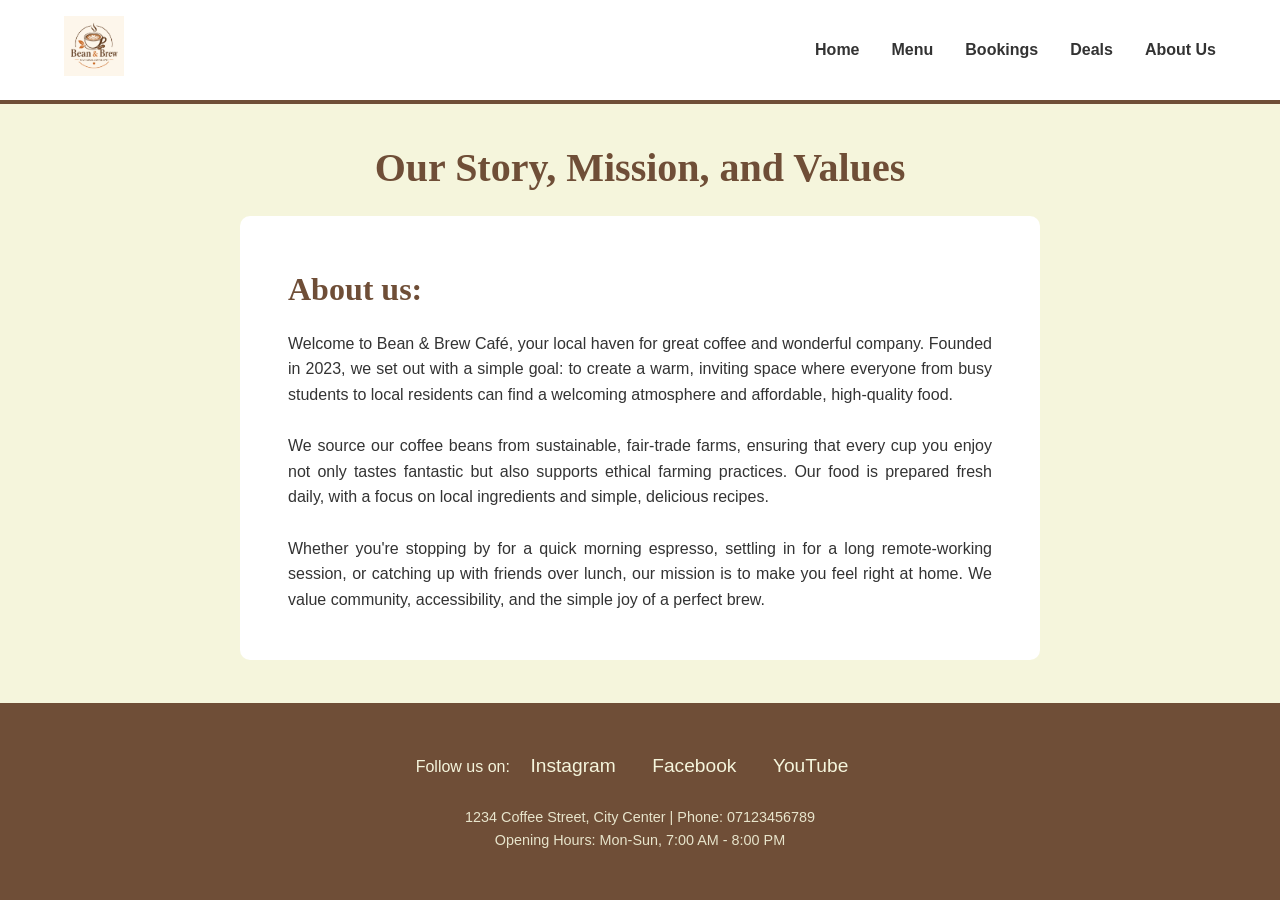
<file: about.html>
<!DOCTYPE html>
<html lang="en">
<head>
    <meta charset="UTF-8">
    <meta name="viewport" content="width=device-width, initial-scale=1.0">
    <meta name="description" content="Learn about the story, mission, and values of Bean & Brew Café.">
    <title>About Us - Bean & Brew Café</title>
    <link rel="stylesheet" href="style.css">
</head>
<body>

    <header>
        <div class="logo">
            <img src="images/logo.png" alt="Bean and Brew logo">
        </div>
        <nav>
            <ul>
                <li><a href="index.html">Home</a></li>
                <li><a href="menu.html">Menu</a></li>
                <li><a href="bookings.html">Bookings</a></li>
                <li><a href="deals.html">Deals</a></li>
                <li><a href="about.html">About Us</a></li>
            </ul>
        </nav>
    </header>

    <main>
        <h1 class="page-title">Our Story, Mission, and Values</h1>

        <section class="about-content">
            <h2>About us:</h2>
            <p>Welcome to Bean & Brew Café, your local haven for great coffee and wonderful company. Founded in 2023, we set out with a simple goal: to create a warm, inviting space where everyone from busy students to local residents can find a welcoming atmosphere and affordable, high-quality food.</p>
            <br>
            <p>We source our coffee beans from sustainable, fair-trade farms, ensuring that every cup you enjoy not only tastes fantastic but also supports ethical farming practices. Our food is prepared fresh daily, with a focus on local ingredients and simple, delicious recipes.</p>
            <br>
            <p>Whether you're stopping by for a quick morning espresso, settling in for a long remote-working session, or catching up with friends over lunch, our mission is to make you feel right at home. We value community, accessibility, and the simple joy of a perfect brew.</p>
        </section>
    </main>

    <footer>
        <div class="social-links">
            <span>Follow us on:</span>
            <a href="https://instagram.com" target="_blank" rel="noopener">Instagram</a>
            <a href="https://facebook.com" target="_blank" rel="noopener">Facebook</a>
            <a href="https://youtube.com" target="_blank" rel="noopener">YouTube</a>
        </div>
        <div class="contact-info">
            <p>1234 Coffee Street, City Center | Phone: 07123456789</p>
            <p>Opening Hours: Mon-Sun, 7:00 AM - 8:00 PM</p>
        </div>
    </footer>

</body>
</html>
</file>
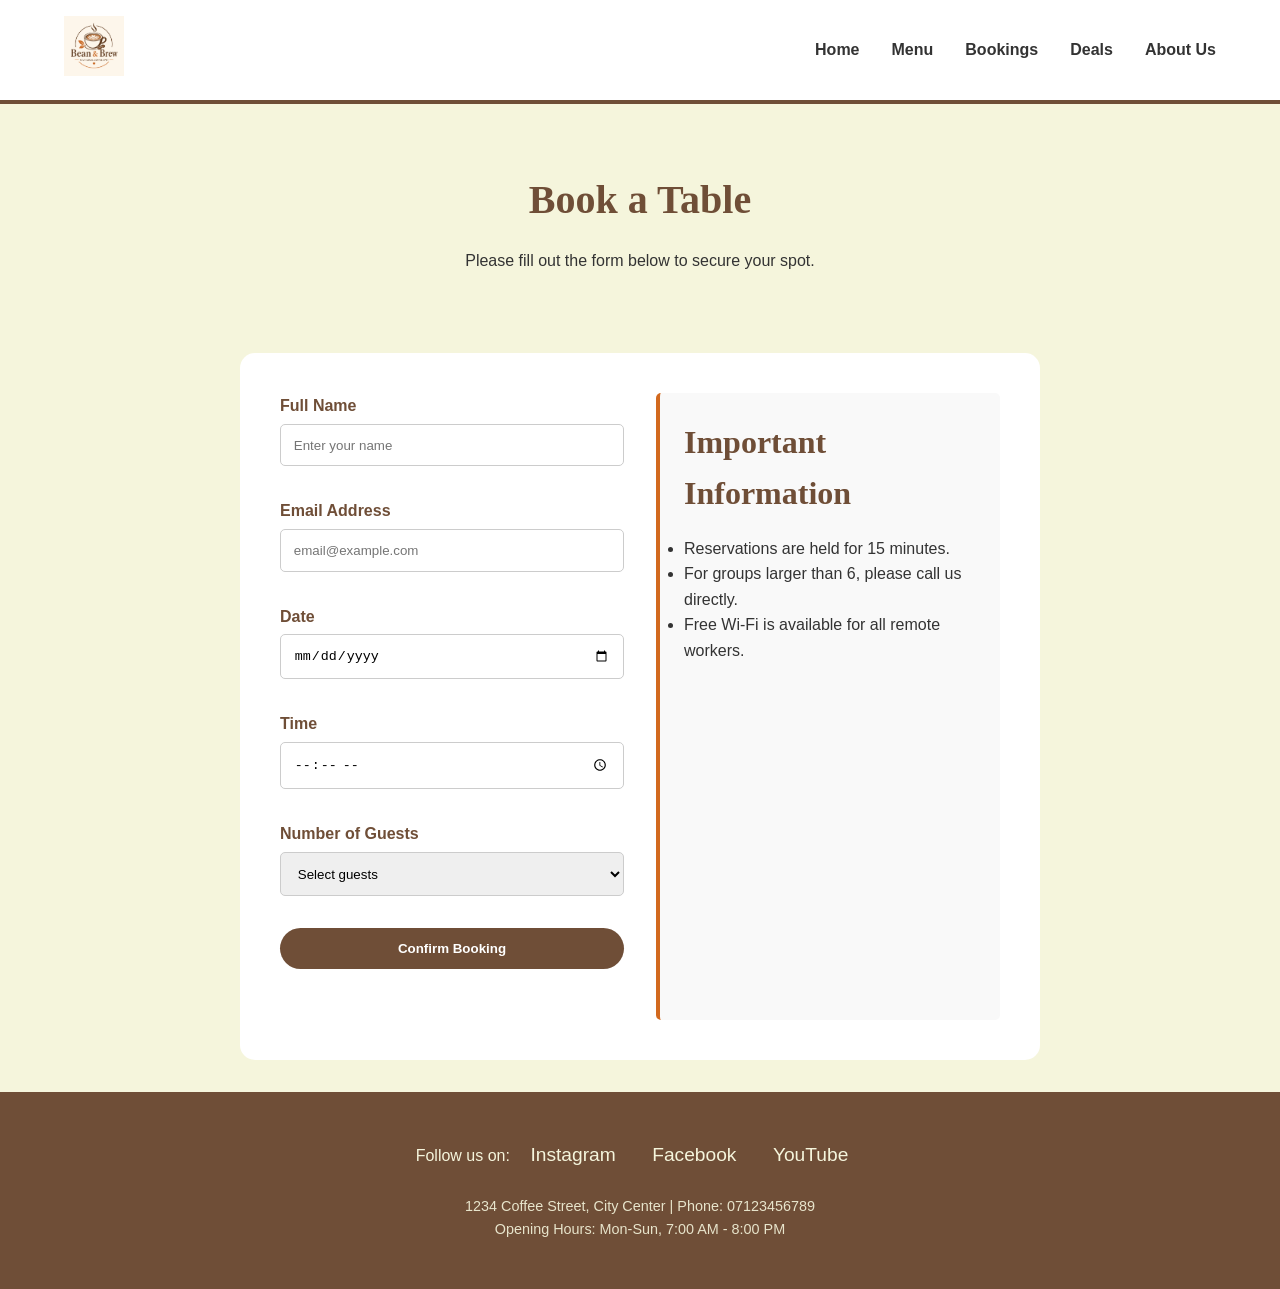
<file: bookings.html>
<!DOCTYPE html>
<html lang="en">
<head>
    <meta charset="UTF-8">
    <meta name="viewport" content="width=device-width, initial-scale=1.0">
    <meta name="description" content="Reserve a table at Bean & Brew Café for dining or remote work.">
    <title>Bookings - Bean & Brew Café</title>
    <link rel="stylesheet" href="style.css">
    <script src="script.js"></script>
</head>
<body>

    <header>
        <div class="logo">
            <img src="images/logo.png" alt="Bean and Brew Logo">
        </div>
        <nav>
            <ul>
                <li><a href="index.html">Home</a></li>
                <li><a href="menu.html">Menu</a></li>
                <li><a href="bookings.html">Bookings</a></li>
                <li><a href="deals.html">Deals</a></li>
                <li><a href="about.html">About Us</a></li>
            </ul>
        </nav>
    </header>

    <main>
        <section class="hero-section">
            <h1>Book a Table</h1>
            <p>Please fill out the form below to secure your spot.</p>
        </section>

        <div class="booking-container">
            <form id="cafeBookingForm">
                <div class="form-group">
                    <label for="userName">Full Name</label>
                    <input type="text" id="userName" name="name" required placeholder="Enter your name">
                </div>

                <div class="form-group">
                    <label for="userEmail">Email Address</label>
                    <input type="email" id="userEmail" name="email" required placeholder="email@example.com">
                </div>

                <div class="form-group">
                    <label for="bookingDate">Date</label>
                    <input type="date" id="bookingDate" name="date" required>
                </div>

                <div class="form-group">
                    <label for="bookingTime">Time</label>
                    <input type="time" id="bookingTime" name="time" required>
                </div>

                <div class="form-group">
                    <label for="guestCount">Number of Guests</label>
                    <select id="guestCount" name="guests" required>
                        <option value="" disabled selected>Select guests</option>
                        <option value="1">1 Person</option>
                        <option value="2">2 People</option>
                        <option value="3">3 People</option>
                        <option value="4">4 People</option>
                        <option value="5+">5+ People</option>
                    </select>
                </div>

                <button type="submit" class="btn">Confirm Booking</button>
                
                <div id="formFeedback" style="margin-top: 15px; font-weight: bold; text-align: center;"></div>
            </form>

            <div class="booking-notes">
                <h2>Important Information</h2>
                <ul>
                    <li>Reservations are held for 15 minutes.</li>
                    <li>For groups larger than 6, please call us directly.</li>
                    <li>Free Wi-Fi is available for all remote workers.</li>
                </ul>
            </div>
        </div>
    </main>

    <footer>
        <div class="social-links">
            <span>Follow us on:</span>
            <a href="https://instagram.com" target="_blank" rel="noopener">Instagram</a>
            <a href="https://facebook.com" target="_blank" rel="noopener">Facebook</a>
            <a href="https://youtube.com" target="_blank" rel="noopener">YouTube</a>
        </div>
        <div class="contact-info">
            <p>1234 Coffee Street, City Center | Phone: 07123456789</p>
            <p>Opening Hours: Mon-Sun, 7:00 AM - 8:00 PM</p>
        </div>
    </footer>

    
</body>
</html>
</file>
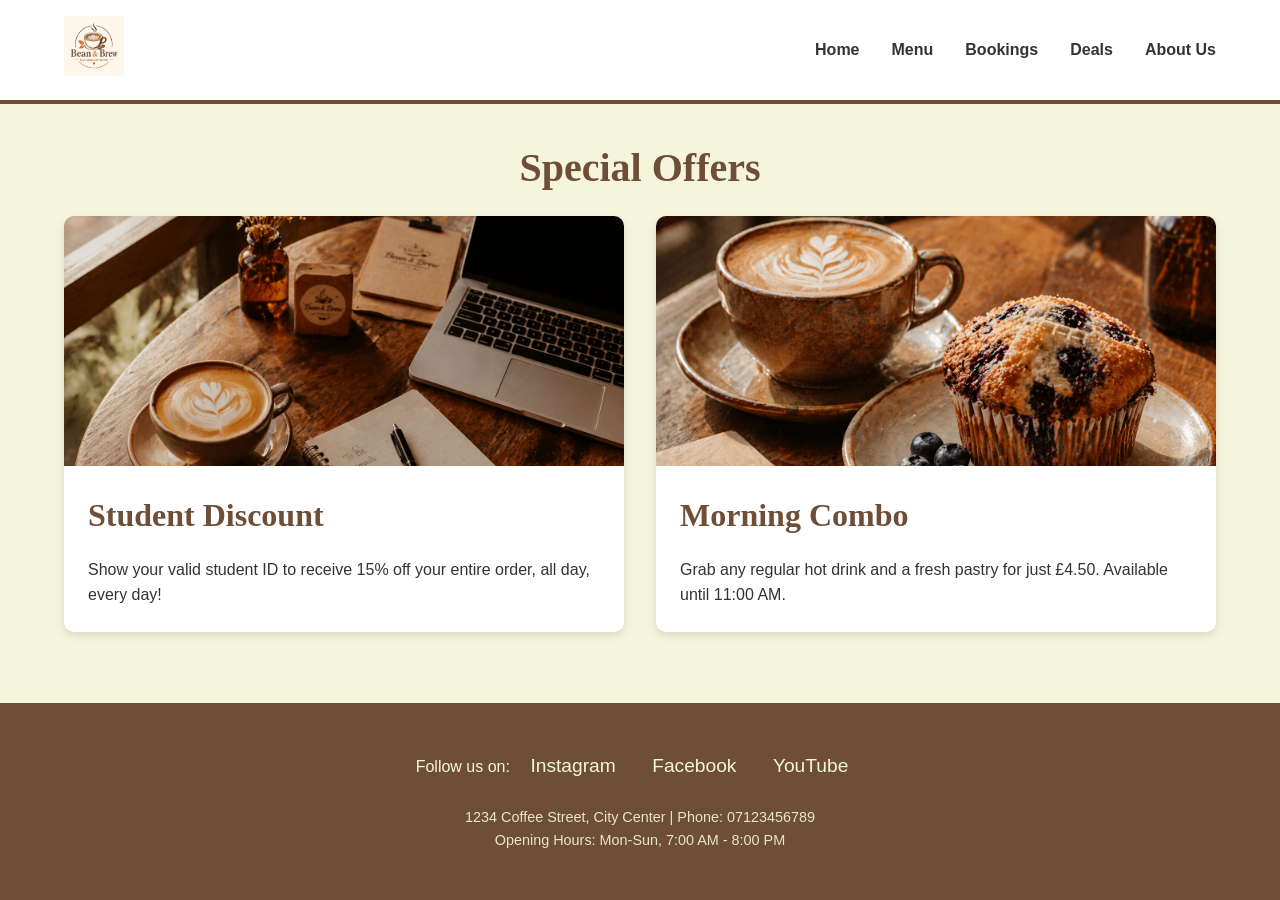
<file: deals.html>
<!DOCTYPE html>
<html lang="en">
<head>
    <meta charset="UTF-8">
    <meta name="viewport" content="width=device-width, initial-scale=1.0">
    <meta name="description" content="Check out the latest special offers and discounts at Bean & Brew Café.">
    <title>Special Offers - Bean & Brew Café</title>
    <link rel="stylesheet" href="style.css">
</head>
<body>

    <header>
        <div class="logo">
            <img src="images/logo.png" alt="Bean and Brew simple modern logo">
        </div>
        <nav>
            <ul>
                <li><a href="index.html">Home</a></li>
                <li><a href="menu.html">Menu</a></li>
                <li><a href="bookings.html">Bookings</a></li>
                <li><a href="deals.html">Deals</a></li>
                <li><a href="about.html">About Us</a></li>
            </ul>
        </nav>
    </header>

    <main>
        <h1 class="page-title">Special Offers</h1>

        <div class="deals-grid">
            <article class="deal-card">
                <img src="images/student-deal.png" alt="Two students studying with coffee">
                <div class="deal-content">
                    <h2>Student Discount</h2>
                    <p>Show your valid student ID to receive 15% off your entire order, all day, every day!</p>
                </div>
            </article>

            <article class="deal-card">
                <img src="images/morning-deal.png" alt="Coffee and a pastry">
                <div class="deal-content">
                    <h2>Morning Combo</h2>
                    <p>Grab any regular hot drink and a fresh pastry for just £4.50. Available until 11:00 AM.</p>
                </div>
            </article>

        </div>
    </main>

    <footer>
        <div class="social-links">
            <span>Follow us on:</span>
            <a href="https://instagram.com" target="_blank" rel="noopener">Instagram</a>
            <a href="https://facebook.com" target="_blank" rel="noopener">Facebook</a>
            <a href="https://youtube.com" target="_blank" rel="noopener">YouTube</a>
        </div>
        <div class="contact-info">
            <p>1234 Coffee Street, City Center | Phone: 07123456789</p>
            <p>Opening Hours: Mon-Sun, 7:00 AM - 8:00 PM</p>
        </div>
    </footer>

</body>
</html>
</file>
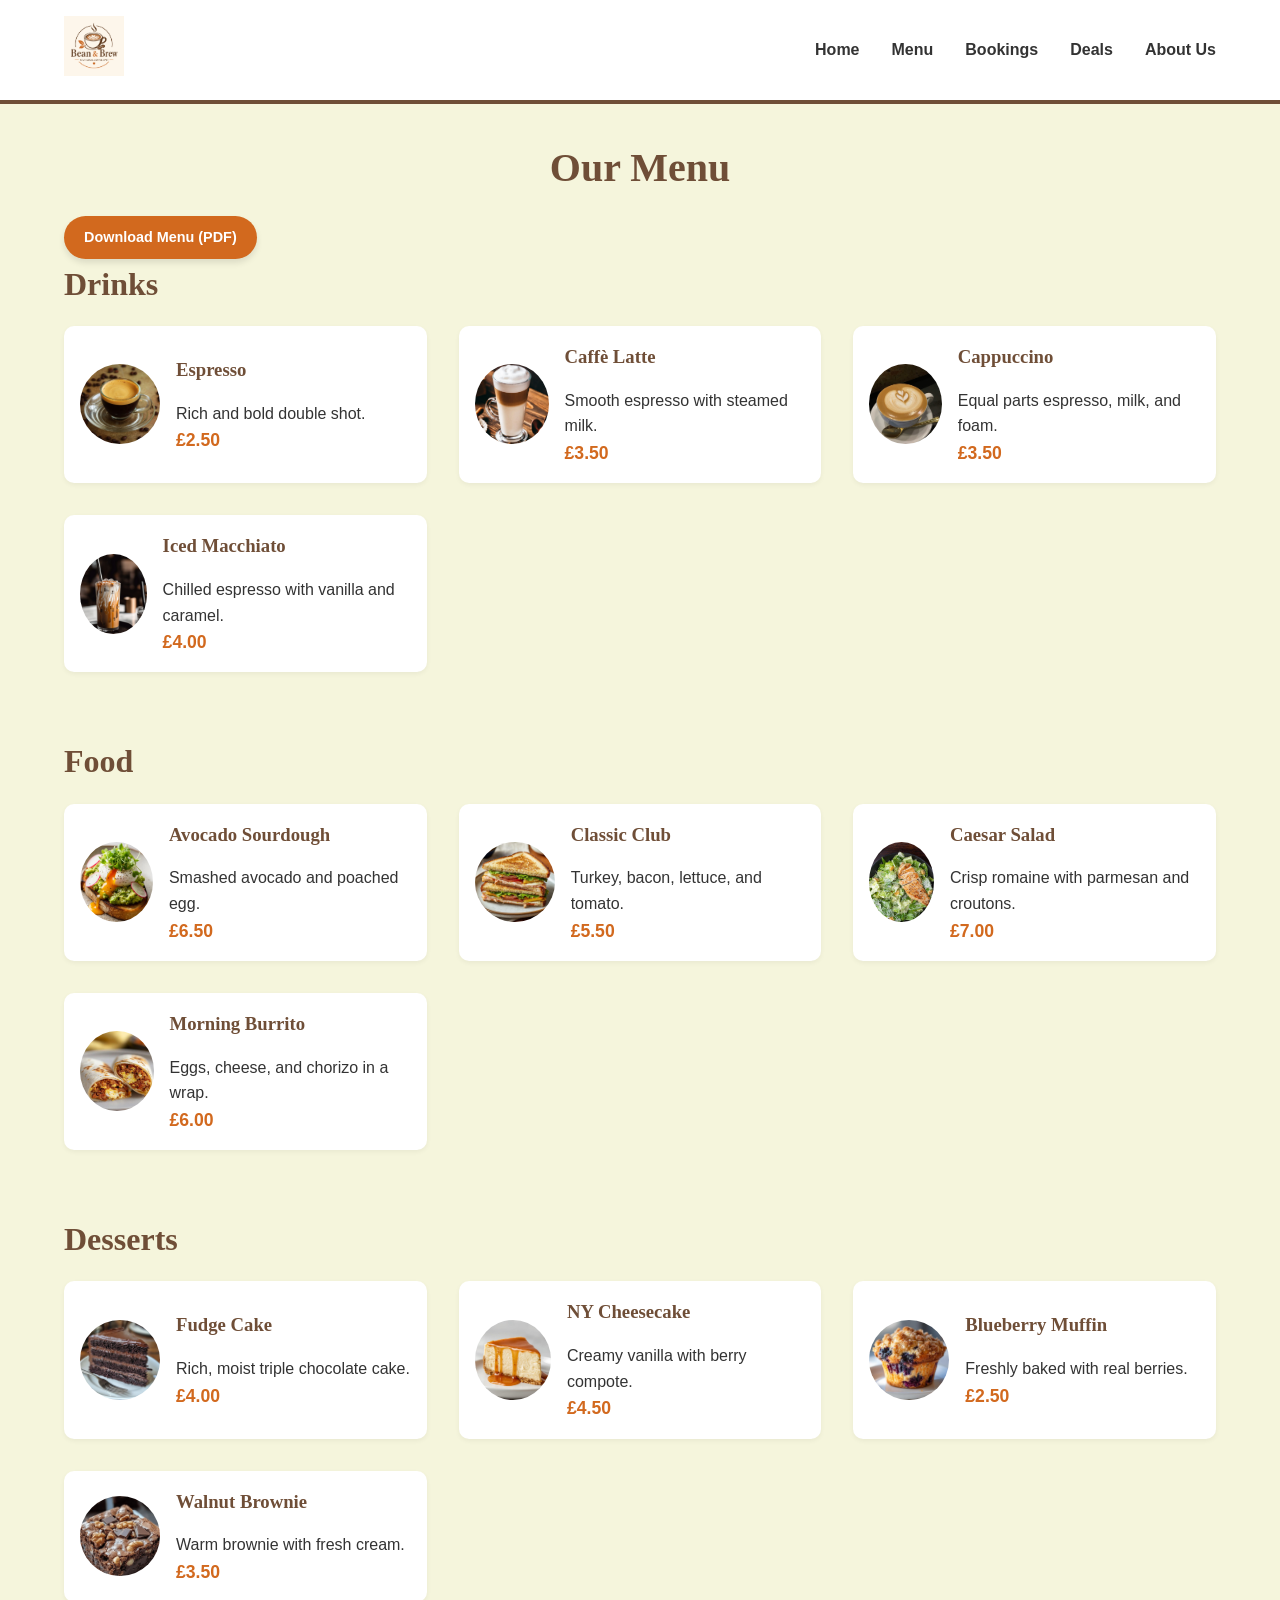
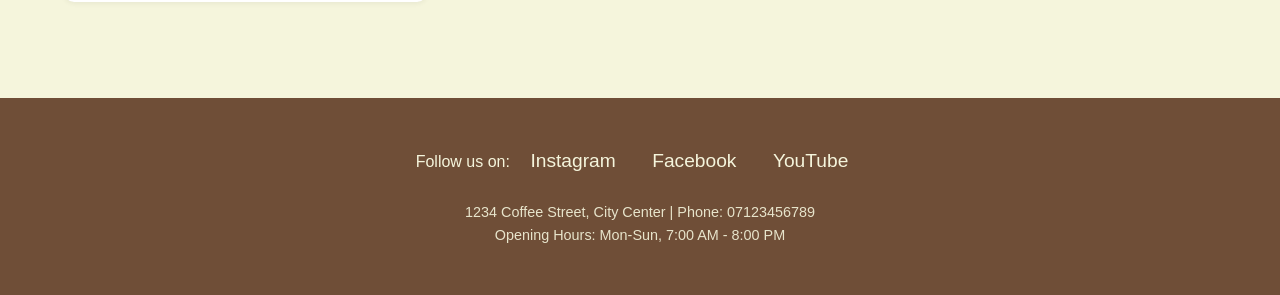
<file: menu.html>
<!DOCTYPE html>
<html lang="en">
<head>
    <meta charset="UTF-8">
    <meta name="viewport" content="width=device-width, initial-scale=1.0">
    <meta name="description" content="Explore our menu including coffee, fresh food, and desserts.">
    <title>Menu - Bean & Brew Café</title>
    <link rel="stylesheet" href="style.css">
</head>
<body>

    <header>
        <div class="logo">
            <img src="images/logo.png" alt="Bean and Brew Logo">
        </div>
        <nav>
            <ul>
                <li><a href="index.html">Home</a></li>
                <li><a href="menu.html">Menu</a></li>
                <li><a href="bookings.html">Bookings</a></li>
                <li><a href="deals.html">Deals</a></li>
                <li><a href="about.html">About Us</a></li>
            </ul>
        </nav>
    </header>

    <main>
        <h1 class="page-title">Our Menu</h1>
        <a href="assets/bean-and-brew-menu.pdf" class="btn download-btn" download>
            Download Menu (PDF)
        </a>
        
        <section class="menu-section">
            <h2>Drinks</h2>
            <div class="menu-grid">
                <article class="menu-item">
                    <img src="images/espresso.jpg" alt="Espresso">
                    <div class="item-details">
                        <h3>Espresso</h3>
                        <p>Rich and bold double shot.</p>
                        <span class="price">£2.50</span>
                    </div>
                </article>
                <article class="menu-item">
                    <img src="images/latte.jpg" alt="Latte">
                    <div class="item-details">
                        <h3>Caffè Latte</h3>
                        <p>Smooth espresso with steamed milk.</p>
                        <span class="price">£3.50</span>
                    </div>
                </article>
                <article class="menu-item">
                    <img src="images/cappuccino.jpg" alt="Cappuccino">
                    <div class="item-details">
                        <h3>Cappuccino</h3>
                        <p>Equal parts espresso, milk, and foam.</p>
                        <span class="price">£3.50</span>
                    </div>
                </article>
                <article class="menu-item">
                    <img src="images/iced-macchiat.jpg" alt="Iced Coffee">
                    <div class="item-details">
                        <h3>Iced Macchiato</h3>
                        <p>Chilled espresso with vanilla and caramel.</p>
                        <span class="price">£4.00</span>
                    </div>
                </article>
            </div>
        </section>

        <section class="menu-section">
            <h2>Food</h2>
            <div class="menu-grid">
                <article class="menu-item">
                    <img src="images/avocado.jpg" alt="Avocado Toast">
                    <div class="item-details">
                        <h3>Avocado Sourdough</h3>
                        <p>Smashed avocado and poached egg.</p>
                        <span class="price">£6.50</span>
                    </div>
                </article>
                <article class="menu-item">
                    <img src="images/club.jpg" alt="Club Sandwich">
                    <div class="item-details">
                        <h3>Classic Club</h3>
                        <p>Turkey, bacon, lettuce, and tomato.</p>
                        <span class="price">£5.50</span>
                    </div>
                </article>
                <article class="menu-item">
                    <img src="images/caesar.jpg" alt="Caesar Salad">
                    <div class="item-details">
                        <h3>Caesar Salad</h3>
                        <p>Crisp romaine with parmesan and croutons.</p>
                        <span class="price">£7.00</span>
                    </div>
                </article>
                <article class="menu-item">
                    <img src="images/morning.jpg" alt="Burrito">
                    <div class="item-details">
                        <h3>Morning Burrito</h3>
                        <p>Eggs, cheese, and chorizo in a wrap.</p>
                        <span class="price">£6.00</span>
                    </div>
                </article>
            </div>
        </section>

        <section class="menu-section">
            <h2>Desserts</h2>
            <div class="menu-grid">
                <article class="menu-item">
                    <img src="images/fudge-cake.jpg" alt="Chocolate Cake">
                    <div class="item-details">
                        <h3>Fudge Cake</h3>
                        <p>Rich, moist triple chocolate cake.</p>
                        <span class="price">£4.00</span>
                    </div>
                </article>
                <article class="menu-item">
                    <img src="images/cheesecake.jpg" alt="Cheesecake">
                    <div class="item-details">
                        <h3>NY Cheesecake</h3>
                        <p>Creamy vanilla with berry compote.</p>
                        <span class="price">£4.50</span>
                    </div>
                </article>
                <article class="menu-item">
                    <img src="images/blueberrymuffins.jpg" alt="Muffin">
                    <div class="item-details">
                        <h3>Blueberry Muffin</h3>
                        <p>Freshly baked with real berries.</p>
                        <span class="price">£2.50</span>
                    </div>
                </article>
                <article class="menu-item">
                    <img src="images/walnut-brownies.jpg" alt="Brownie">
                    <div class="item-details">
                        <h3>Walnut Brownie</h3>
                        <p>Warm brownie with fresh cream.</p>
                        <span class="price">£3.50</span>
                    </div>
                </article>
            </div>
        </section>
    </main>

    <footer>
        <div class="social-links">
            <span>Follow us on:</span>
            <a href="https://instagram.com" target="_blank" rel="noopener">Instagram</a>
            <a href="https://facebook.com" target="_blank" rel="noopener">Facebook</a>
            <a href="https://youtube.com" target="_blank" rel="noopener">YouTube</a>
        </div>
        <div class="contact-info">
            <p>1234 Coffee Street, City Center | Phone: 07123456789</p>
            <p>Opening Hours: Mon-Sun, 7:00 AM - 8:00 PM</p>
        </div>
    </footer>

</body>
</html>
</file>
<file: style.css>
/* Bean & Brew Café - Global Stylesheet
   Covers: Home, Menu, Bookings, Deals, and About Us
*/

/* --- Variables & Style Guide --- */
:root {
    --primary-brown: #6F4E37;    /* Coffee Brown */
    --secondary-cream: #F5F5DC;  /* Cream */
    --accent-orange: #D2691E;   /* Warm Orange */
    --text-dark: #333333;       /* Dark Grey */
    --font-primary: 'Arial', sans-serif;
    --font-secondary: 'Georgia', serif;
}

/* --- Base Reset --- */
* {
    margin: 0;
    padding: 0;
    box-sizing: border-box;
}

html {
    scroll-behavior: smooth;
}

body {
    font-family: var(--font-primary);
    background-color: var(--secondary-cream);
    color: var(--text-dark);
    line-height: 1.6;
    display: flex;
    flex-direction: column;
    min-height: 100vh;
}

/* --- Typography --- */
h1, h2, h3 {
    font-family: var(--font-secondary);
    color: var(--primary-brown);
    margin-bottom: 1rem;
}

h1 { font-size: 2.5rem; text-align: center; }
h2 { font-size: 2rem; }

a {
    text-decoration: none;
    color: inherit;
}

/* --- Header & Navigation --- */
header {
    background-color: #ffffff;
    padding: 1rem 5%;
    display: flex;
    justify-content: space-between;
    align-items: center;
    border-bottom: 4px solid var(--primary-brown);
    position: sticky;
    top: 0;
    z-index: 1000;
}

.logo img {
    height: 60px;
    width: auto;
}

nav ul {
    display: flex;
    list-style: none;
    gap: 2rem;
}

nav ul li a {
    font-weight: bold;
    transition: color 0.3s ease;
}

nav ul li a:hover {
    color: var(--accent-orange);
}

/* --- Main Layout --- */
main {
    flex: 1;
    padding: 2rem 5%;
}

.hero-section {
    text-align: center;
    margin-bottom: 3rem;
    padding: 2rem 0;
}

/* --- Buttons --- */
.btn {
    display: inline-block;
    background-color: var(--primary-brown);
    color: white;
    padding: 0.8rem 2rem;
    border-radius: 25px; /* Rounded buttons */
    border: none;
    cursor: pointer;
    font-weight: bold;
    transition: background-color 0.3s, transform 0.2s;
    text-align: center;
}

.btn:hover {
    background-color: var(--accent-orange);
    transform: scale(1.05);
}

/* --- Home Page: Featured Items --- */
.featured-grid {
    display: grid;
    grid-template-columns: repeat(auto-fit, minmax(220px, 1fr));
    gap: 20px;
}

.featured-item {
    background: #fff;
    border-radius: 12px;
    overflow: hidden;
    box-shadow: 0 4px 10px rgba(0,0,0,0.1);
    text-align: center;
}

.featured-item img {
    width: 100%;
    height: 200px;
    object-fit: cover;
}

.featured-item figcaption {
    padding: 1rem;
}

/* --- Menu Page: Grid & Items --- */
.menu-section {
    margin-bottom: 4rem;
}

.menu-grid {
    display: grid;
    grid-template-columns: repeat(auto-fit, minmax(300px, 1fr));
    gap: 2rem;
}

.menu-item {
    background: #fff;
    display: flex;
    padding: 1rem;
    border-radius: 10px;
    box-shadow: 0 2px 5px rgba(0,0,0,0.05);
    align-items: center;
    gap: 1rem;
}

.menu-item img {
    width: 80px;
    height: 80px;
    border-radius: 50%;
    object-fit: cover;
}

.price {
    color: var(--accent-orange);
    font-weight: bold;
    font-size: 1.1rem;
}

/* --- Booking Page: Form Styles --- */
.booking-container {
    max-width: 800px;
    margin: 0 auto;
    background: white;
    padding: 2.5rem;
    border-radius: 15px;
    display: grid;
    grid-template-columns: 1fr 1fr;
    gap: 2rem;
}

form {
    display: flex;
    flex-direction: column;
    gap: 1rem;
}

label { font-weight: bold; }

input, select, textarea {
    width: 100%;
    padding: 0.8rem;
    border: 1px solid #ccc;
    border-radius: 5px;
}

.booking-notes {
    background: #f9f9f9;
    padding: 1.5rem;
    border-left: 4px solid var(--accent-orange);
    border-radius: 5px;
}

/* --- Deals Page: Cards --- */
.deals-grid {
    display: grid;
    grid-template-columns: repeat(auto-fit, minmax(350px, 1fr));
    gap: 2rem;
}

.deal-card {
    background: white;
    border-radius: 10px;
    overflow: hidden;
    display: flex;
    flex-direction: column;
    box-shadow: 0 4px 8px rgba(0,0,0,0.1);
}

.deal-card img {
    width: 100%;
    height: 250px;
    object-fit: cover;
}

.deal-content {
    padding: 1.5rem;
}

/* --- About Us Page --- */
.about-content {
    max-width: 800px;
    margin: 0 auto;
    background: white;
    padding: 3rem;
    border-radius: 10px;
    text-align: justify;
}

/* --- Footer --- */
footer {
    background-color: var(--primary-brown);
    color: var(--secondary-cream);
    padding: 3rem 5%;
    text-align: center;
}

.social-links {
    margin-bottom: 1.5rem;
}

.social-links a {
    margin: 0 1rem;
    font-size: 1.2rem;
    transition: color 0.3s;
}

.social-links a:hover {
    color: var(--accent-orange);
}

.contact-info p {
    font-size: 0.9rem;
    opacity: 0.9;
}

/* --- Accessibility & Responsiveness --- */
@media (max-width: 768px) {
    header {
        flex-direction: column;
        padding: 1rem;
    }
    
    nav ul {
        margin-top: 1rem;
        gap: 1rem;
        font-size: 0.9rem;
    }

    .booking-container {
        grid-template-columns: 1fr;
    }

    h1 { font-size: 2rem; }
}

@media (max-width: 480px) {
    .menu-item {
        flex-direction: column;
        text-align: center;
    }
}

.download-btn {
    background-color: var(--accent-orange); /* Using your Warm Orange accent */
    font-size: 0.9rem;
    padding: 10px 20px;
    box-shadow: 0 4px 6px rgba(0,0,0,0.1);
}

#formFeedback {
    padding: 10px;
    border-radius: 5px;
    transition: all 0.3s ease;
}

/* Ensure form groups have spacing */
.form-group {
    margin-bottom: 1rem;
    display: flex;
    flex-direction: column;
    text-align: left;
}

.form-group label {
    margin-bottom: 5px;
    color: var(--primary-brown);
}

.video-section {
    max-width: 1000px;
    margin: 0 auto 3rem auto;
    padding: 0 5%;
}

.video-container {
    position: relative;
    width: 100%;
    border-radius: 15px;
    overflow: hidden;
    box-shadow: 0 10px 20px rgba(0,0,0,0.2);
    background-color: #000;
}

.video-container video {
    width: 100%;
    display: block;
}
</file>
